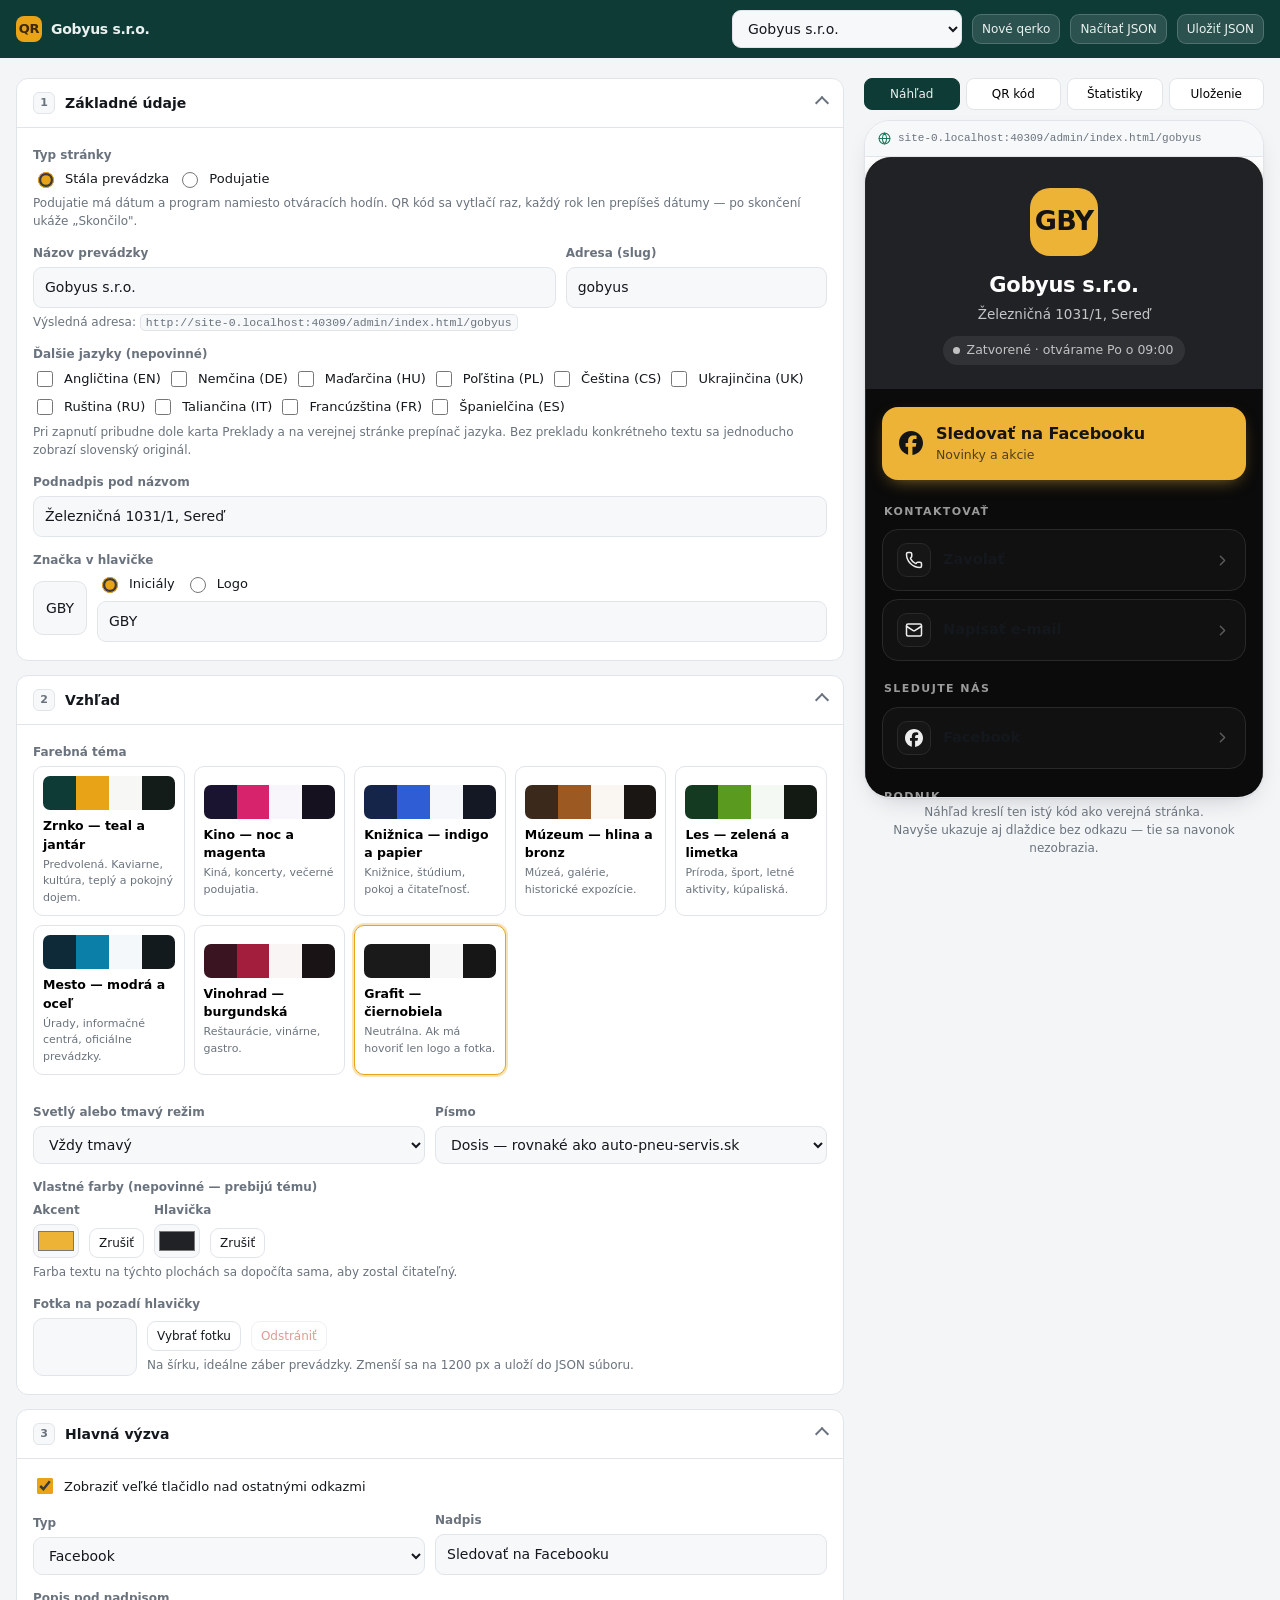
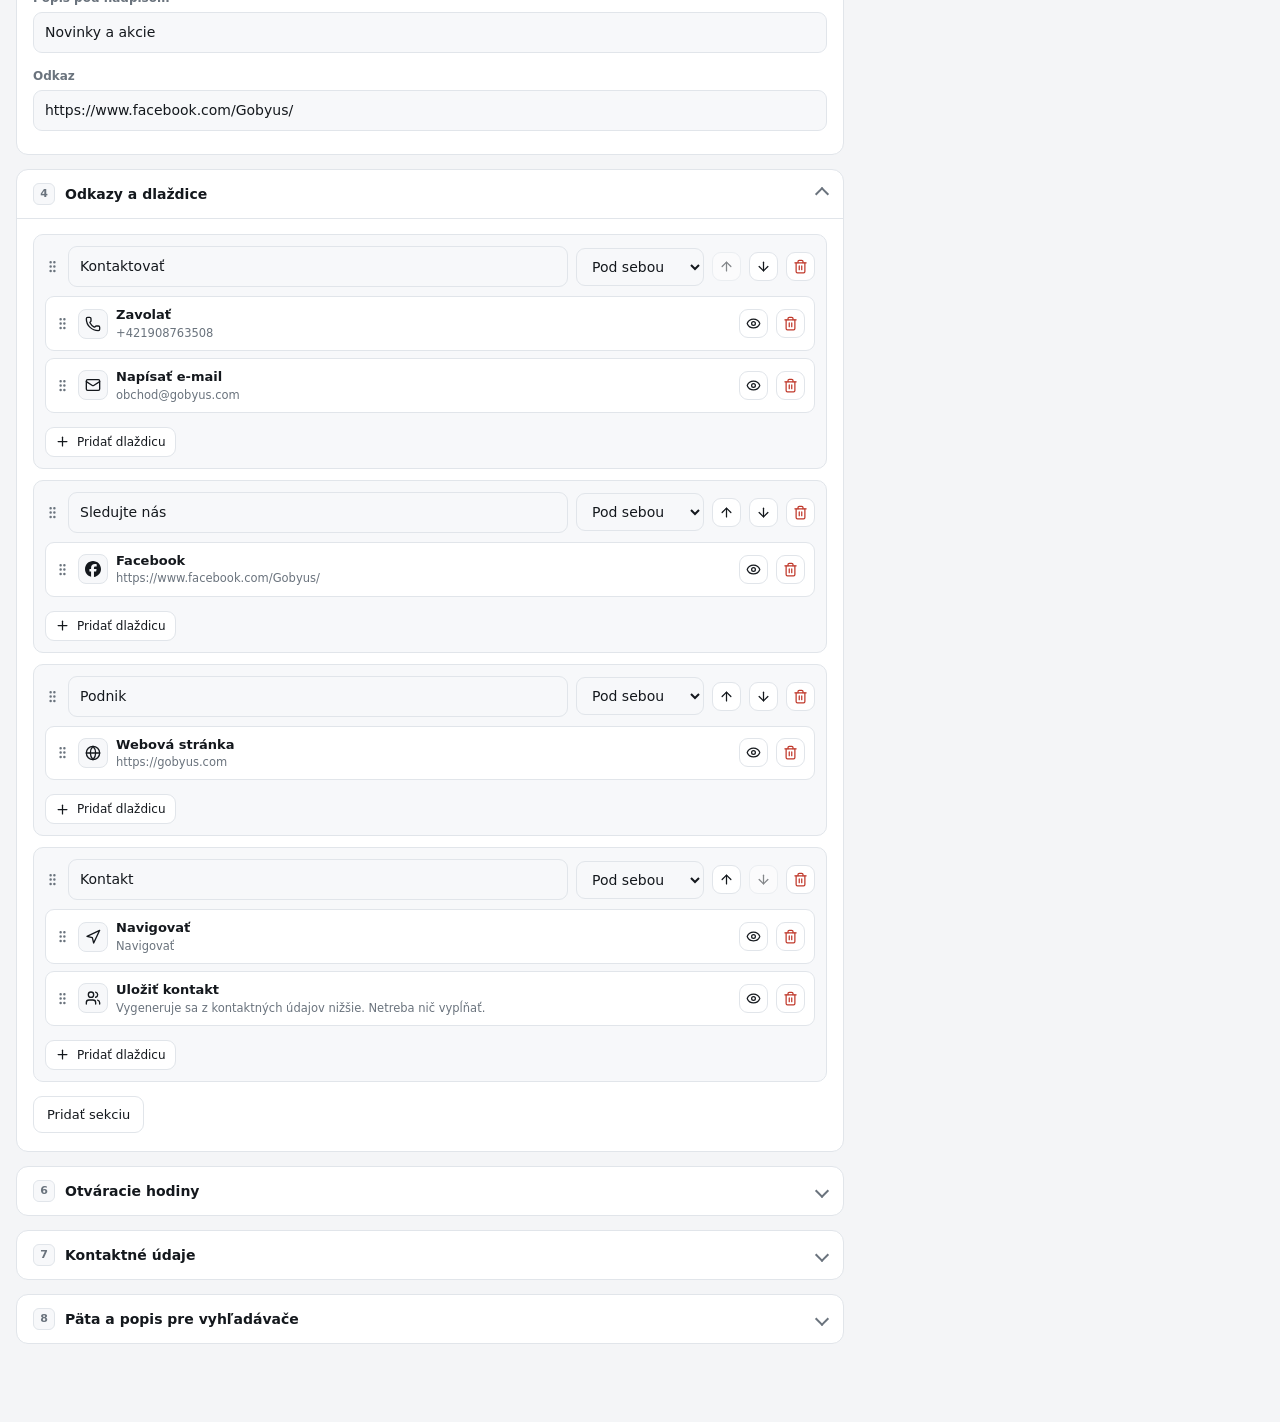
<file: admin/index.html>
<!doctype html>
<html lang="sk" data-admin-theme="">
<head>
<meta charset="utf-8">
<meta name="viewport" content="width=device-width, initial-scale=1">
<title>Administrácia rozcestníkov</title>
<meta name="robots" content="noindex,nofollow">
<meta name="color-scheme" content="light dark">
<!-- style-src potrebuje 'unsafe-inline' kvôli inline style="" atribútom v tejto
     stránke; connect-src https: kvôli kontrole odkazov (ktorákoľvek adresa, ktorú
     správca do prevádzky zadá) a GitHub API adaptéru ukladania. -->
<meta http-equiv="Content-Security-Policy" content="default-src 'self'; script-src 'self'; style-src 'self' 'unsafe-inline' https://fonts.googleapis.com; font-src https://fonts.gstatic.com; img-src 'self' data: blob:; connect-src 'self' https:; manifest-src blob:; object-src 'none'; base-uri 'none'; form-action 'none'">
<link rel="icon" href="../assets/img/favicon.svg?v=20260918e" type="image/svg+xml">
<link rel="preconnect" href="https://fonts.googleapis.com">
<link rel="preconnect" href="https://fonts.gstatic.com" crossorigin>
<link rel="stylesheet" href="https://fonts.googleapis.com/css2?family=Instrument+Sans:wght@400;500;600;700&family=JetBrains+Mono:wght@400;500&display=swap">
<link rel="stylesheet" href="../assets/css/site.css?v=20260918e">
<link rel="stylesheet" href="../assets/css/admin.css?v=20260918e">
</head>
<body>

<header class="topbar">
  <div class="logo"><span class="badge">QR</span> <span id="brandName">Administrácia</span></div>
  <div class="grow"></div>
  <select id="venuePicker" style="max-width:230px" aria-label="Vybrať qerko"></select>
  <button class="btn ghost sm" id="btnNew" type="button">Nové qerko</button>
  <button class="btn ghost sm" id="btnImport" type="button">Načítať JSON</button>
  <button class="btn ghost sm" id="btnExport" type="button">Uložiť JSON</button>
  <input type="file" id="fileImport" accept="application/json,.json" hidden>
</header>

<div class="shell">

  <!-- ================= EDITOR ================= -->
  <main class="main">

    <details class="card" open>
      <summary><span class="n">1</span> Základné údaje</summary>
      <div class="card-body">
        <div class="field">
          <span class="lbl">Typ stránky</span>
          <div class="row" style="gap:8px">
            <label class="check fixed"><input type="radio" name="kind" value="venue" checked> Stála prevádzka</label>
            <label class="check fixed"><input type="radio" name="kind" value="event"> Podujatie</label>
          </div>
          <p class="hint">Podujatie má dátum a program namiesto otváracích hodín. QR kód sa
            vytlačí raz, každý rok len prepíšeš dátumy — po skončení ukáže „Skončilo".</p>
        </div>

        <div class="row">
          <div class="field" style="flex:2">
            <label for="fName" id="fNameLabel">Názov prevádzky</label>
            <input type="text" id="fName" placeholder="Kino Nova">
          </div>
          <div class="field">
            <label for="fSlug">Adresa (slug)</label>
            <input type="text" id="fSlug" placeholder="kinonova" spellcheck="false">
          </div>
        </div>
        <p class="hint">Výsledná adresa: <code id="slugPreview">—</code></p>

        <div class="field">
          <span class="lbl">Ďalšie jazyky (nepovinné)</span>
          <div class="row" id="langToggles" style="flex-wrap:wrap;gap:6px"></div>
          <p class="hint">Pri zapnutí pribudne dole karta Preklady a na verejnej stránke
            prepínač jazyka. Bez prekladu konkrétneho textu sa jednoducho zobrazí
            slovenský originál.</p>
        </div>

        <div class="field">
          <label for="fSubtitle">Podnadpis pod názvom</label>
          <input type="text" id="fSubtitle" placeholder="Námestie republiky 12, Sereď">
        </div>

        <div class="field">
          <span class="lbl">Značka v hlavičke</span>
          <div class="row" style="align-items:center">
            <div class="logo-prev fixed" id="markPreview"></div>
            <div style="flex:1">
              <div class="row">
                <label class="check fixed"><input type="radio" name="markType" value="text" checked> Iniciály</label>
                <label class="check fixed"><input type="radio" name="markType" value="image"> Logo</label>
              </div>
              <div id="markTextWrap" style="margin-top:8px">
                <input type="text" id="fMarkText" maxlength="3" placeholder="KN">
              </div>
              <div id="markImageWrap" style="margin-top:8px;display:none">
                <div class="row">
                  <button class="btn sm fixed" type="button" id="btnLogo">Vybrať obrázok</button>
                  <button class="btn sm danger fixed" type="button" id="btnLogoClear">Odstrániť</button>
                </div>
                <input type="file" id="fileLogo" accept="image/png,image/jpeg,image/svg+xml,image/webp" hidden>
                <p class="hint">PNG, SVG alebo JPG. Obrázok sa zmenší a uloží priamo do JSON súboru,
                  takže netreba riešiť ďalší hosting. Ideál je štvorec s priehľadným pozadím.</p>
              </div>
            </div>
          </div>
        </div>
      </div>
    </details>

    <details class="card" open>
      <summary><span class="n">2</span> Vzhľad</summary>
      <div class="card-body">
        <div class="field">
          <span class="lbl">Farebná téma</span>
          <div class="themes" id="themeGrid"></div>
        </div>

        <div class="row" style="margin-top:14px">
          <div class="field">
            <label for="fMode">Svetlý alebo tmavý režim</label>
            <select id="fMode">
              <option value="auto">Podľa nastavenia telefónu</option>
              <option value="light">Vždy svetlý</option>
              <option value="dark">Vždy tmavý</option>
            </select>
          </div>
          <div class="field">
            <label for="fFont">Písmo</label>
            <select id="fFont"></select>
          </div>
        </div>

        <div class="field">
          <span class="lbl">Vlastné farby (nepovinné — prebijú tému)</span>
          <div class="row">
            <div class="fixed">
              <label class="lbl" for="fAccent">Akcent</label>
              <div class="row">
                <input type="color" id="fAccent" class="fixed">
                <button class="btn sm fixed" type="button" data-clear="accent">Zrušiť</button>
              </div>
            </div>
            <div class="fixed">
              <label class="lbl" for="fDeep">Hlavička</label>
              <div class="row">
                <input type="color" id="fDeep" class="fixed">
                <button class="btn sm fixed" type="button" data-clear="deep">Zrušiť</button>
              </div>
            </div>
          </div>
          <p class="hint">Farba textu na týchto plochách sa dopočíta sama, aby zostal čitateľný.</p>
        </div>

        <div class="field">
          <span class="lbl">Fotka na pozadí hlavičky</span>
          <div class="row" style="align-items:center">
            <div class="logo-prev fixed" id="heroPreview" style="width:104px;height:58px"></div>
            <div style="flex:1">
              <div class="row">
                <button class="btn sm fixed" type="button" id="btnHero">Vybrať fotku</button>
                <button class="btn sm danger fixed" type="button" id="btnHeroClear">Odstrániť</button>
              </div>
              <p class="hint">Na šírku, ideálne záber prevádzky. Zmenší sa na 1200 px
                a uloží do JSON súboru.</p>
            </div>
          </div>
          <input type="file" id="fileHero" accept="image/png,image/jpeg,image/webp" hidden>

          <div class="field" id="heroDimWrap" style="display:none">
            <label for="fHeroDim">Krytie farebnej vrstvy — <span id="heroDimVal">55</span> %</label>
            <input type="range" id="fHeroDim" min="0" max="95" step="5" value="55" style="width:100%">
            <p class="hint">Čím vyššie, tým viac presvitá farba témy a tým je text čitateľnejší.
              Pod 30 % býva nadpis na svetlej fotke ťažko čitateľný.</p>
          </div>
        </div>
      </div>
    </details>

    <details class="card" open>
      <summary><span class="n">3</span> Hlavná výzva</summary>
      <div class="card-body">
        <label class="check" style="margin-top:12px">
          <input type="checkbox" id="fPrimaryOn"> Zobraziť veľké tlačidlo nad ostatnými odkazmi
        </label>
        <div id="primaryFields" style="display:none">
          <div class="row">
            <div class="field">
              <label for="fPrimaryType">Typ</label>
              <select id="fPrimaryType"></select>
            </div>
            <div class="field">
              <label for="fPrimaryTitle">Nadpis</label>
              <input type="text" id="fPrimaryTitle" placeholder="Napísať recenziu">
            </div>
          </div>
          <div class="field">
            <label for="fPrimaryNote">Popis pod nadpisom</label>
            <input type="text" id="fPrimaryNote" placeholder="Google · trvá to 20 sekúnd">
          </div>
          <div class="field">
            <label for="fPrimaryUrl">Odkaz</label>
            <input type="url" id="fPrimaryUrl" placeholder="https://g.page/r/…/review" spellcheck="false">
            <p class="hint" id="primaryHint"></p>
          </div>
        </div>
      </div>
    </details>

    <details class="card" open>
      <summary><span class="n">4</span> Odkazy a dlaždice</summary>
      <div class="card-body">
        <div id="sections"></div>
        <div class="btnrow">
          <button class="btn" type="button" id="btnAddSection">Pridať sekciu</button>
        </div>
      </div>
    </details>

    <details class="card" id="translationsCard" hidden>
      <summary><span class="n">5</span> Preklady</summary>
      <div class="card-body">
        <p class="hint" style="margin-top:12px">Chýbajúci preklad sa jednoducho nezobrazí —
          na verejnej stránke sa v tom jazyku ukáže slovenský originál.</p>
        <div id="translationsBody"></div>
      </div>
    </details>

    <details class="card" id="eventCard" hidden>
      <summary><span class="n">6</span> Podujatie</summary>
      <div class="card-body">
        <div class="row">
          <div class="field">
            <label for="fEventFrom">Od (dátum)</label>
            <input type="date" id="fEventFrom">
          </div>
          <div class="field">
            <label for="fEventTo">Do (dátum)</label>
            <input type="date" id="fEventTo">
          </div>
        </div>
        <div class="row">
          <div class="field">
            <label for="fEventFromTime">Čas od</label>
            <input type="time" id="fEventFromTime">
          </div>
          <div class="field">
            <label for="fEventToTime">Čas do</label>
            <input type="time" id="fEventToTime">
          </div>
        </div>
        <div class="field">
          <label for="fEventPlace">Miesto konania</label>
          <input type="text" id="fEventPlace" placeholder="Námestie slobody, Sereď">
        </div>
        <div class="field">
          <label for="fEventAfter">Text po skončení</label>
          <input type="text" id="fEventAfter" placeholder="Ďakujeme! Ďalší ročník december 2027.">
          <p class="hint">Zobrazí sa v hlavičke, keď je podujatie po dátume.</p>
        </div>

        <div class="field">
          <span class="lbl">Program</span>
          <div id="programList"></div>
          <div class="btnrow"><button class="btn sm" type="button" id="btnAddProgram">Pridať bod programu</button></div>
        </div>
      </div>
    </details>

    <details class="card" id="hoursCard">
      <summary><span class="n">6</span> Otváracie hodiny</summary>
      <div class="card-body">
        <label class="check" style="margin-top:12px">
          <input type="checkbox" id="fHoursOn"> Zobrazovať otváracie hodiny a stav „Otvorené / Zatvorené“
        </label>
        <div id="hoursFields">
          <div class="hgrid" id="hoursGrid"></div>
          <div class="btnrow">
            <button class="btn sm" type="button" id="btnHoursCopy">Skopírovať pondelok na všetky dni</button>
          </div>
          <div class="field">
            <label for="fHoursNote">Poznámka pod hodinami</label>
            <input type="text" id="fHoursNote" placeholder="Cez štátne sviatky zatvorené">
          </div>

          <div class="field">
            <span class="lbl">Sezóny (napr. iné hodiny cez leto)</span>
            <p class="hint">Kontrolujú sa v poradí, prvá zhoda vyhráva. Mimo zadaného obdobia
              platí bežný rozvrh vyššie.</p>
            <div id="seasonsList"></div>
            <div class="btnrow"><button class="btn sm" type="button" id="btnAddSeason">Pridať sezónu</button></div>
          </div>

          <div class="field">
            <span class="lbl">Výnimky (sviatok, jednorazová zmena)</span>
            <p class="hint">Presný dátum má prednosť pred sezónou aj bežným rozvrhom.</p>
            <div id="exceptionsList"></div>
            <div class="btnrow"><button class="btn sm" type="button" id="btnAddException">Pridať výnimku</button></div>
          </div>
        </div>
      </div>
    </details>

    <details class="card">
      <summary><span class="n">7</span> Kontaktné údaje</summary>
      <div class="card-body">
        <p class="hint" style="margin-top:12px">Z týchto polí sa skladá dlaždica „Uložiť kontakt“ (vCard)
          a dopĺňajú sa nimi dlaždice Zavolať, E-mail a Navigovať, ak v nich necháte odkaz prázdny.</p>
        <div class="row">
          <div class="field"><label for="cPhone">Telefón</label><input type="tel" id="cPhone" placeholder="+421 903 000 000"></div>
          <div class="field"><label for="cEmail">E-mail</label><input type="email" id="cEmail" placeholder="info@example.sk"></div>
        </div>
        <div class="row">
          <div class="field"><label for="cWeb">Web</label><input type="url" id="cWeb" placeholder="https://example.sk"></div>
          <div class="field"><label for="cOrg">Organizácia</label><input type="text" id="cOrg" placeholder="Dom kultúry Sereď"></div>
        </div>
        <div class="field"><label for="cAddress">Adresa</label><input type="text" id="cAddress" placeholder="Námestie republiky 12, 926 01 Sereď"></div>
      </div>
    </details>

    <details class="card">
      <summary><span class="n">8</span> Päta a popis pre vyhľadávače</summary>
      <div class="card-body">
        <div class="field"><label for="fFootText">Text v päte</label><input type="text" id="fFootText" placeholder="Prevádzkuje Dom kultúry Sereď"></div>
        <label class="check" style="margin-top:12px"><input type="checkbox" id="fFootBrand"> Zobraziť názov systému v päte</label>
        <div class="field">
          <label for="fSeo">Popis stránky (meta description)</label>
          <textarea id="fSeo" rows="2" placeholder="Kino Nova v Seredi — program, vstupenky a kontakt."></textarea>
        </div>
      </div>
    </details>

  </main>

  <!-- ================= BOČNÝ PANEL ================= -->
  <aside class="side">

    <div class="pv-tabs">
      <button type="button" class="is-on" data-pv="preview">Náhľad</button>
      <button type="button" data-pv="qr">QR kód</button>
      <button type="button" data-pv="stats">Štatistiky</button>
      <button type="button" data-pv="save">Uloženie</button>
    </div>

    <!-- Náhľad -->
    <section data-pane="preview">
      <div class="phone">
        <div class="urlbar" id="pvUrl"></div>
        <div class="preview-scroll">
          <div id="preview" class="venue"></div>
        </div>
      </div>
      <p class="hint" style="text-align:center">Náhľad kreslí ten istý kód ako verejná stránka.<br>Navyše ukazuje aj dlaždice bez odkazu — tie sa navonok nezobrazia.</p>
    </section>

    <!-- QR -->
    <section data-pane="qr" hidden>
      <div class="card" style="margin:0">
        <div class="card-head">QR kód na stiahnutie</div>
        <div class="card-body">
          <div class="field">
            <label for="qBase">Základná adresa</label>
            <input type="url" id="qBase" placeholder="https://qr.gobyus.com" spellcheck="false">
            <p class="hint">Doména, na ktorej stránka pobeží. Uloží sa do tohto prehliadača,
              takže sa nezadáva pri každej prevádzke.</p>
          </div>
          <div class="qrbox" id="qrBox"></div>
          <p class="qr-url" id="qrUrl"></p>

          <div class="row" style="margin-top:12px">
            <div class="fixed">
              <label class="lbl" for="qDark">Farba kódu</label>
              <input type="color" id="qDark" value="#0E3B36">
            </div>
            <div class="fixed">
              <label class="lbl" for="qLight">Pozadie</label>
              <input type="color" id="qLight" value="#FFFFFF">
            </div>
            <div style="flex:1">
              <label class="check" style="margin-bottom:6px"><input type="checkbox" id="qLogo"> Logo v strede</label>
              <label class="check"><input type="checkbox" id="qTransparent"> Priehľadné pozadie (len SVG)</label>
            </div>
          </div>
          <p class="hint" id="qWarn"></p>

          <div class="btnrow">
            <button class="btn accent" type="button" id="btnQrSvg">SVG do tlače</button>
            <button class="btn" type="button" id="btnQrPng">PNG 1024</button>
            <button class="btn" type="button" id="btnQrPng2">PNG 2048</button>
          </div>
          <p class="hint">SVG je vektor — nerozmaže sa ani na plagáte. PNG použite na web a sociálne siete.</p>

          <div class="field">
            <label for="qFormat">Formát tlačového hárku</label>
            <select id="qFormat"></select>
          </div>
          <div class="btnrow">
            <button class="btn" type="button" id="btnQrPrint">Vytlačiť túto prevádzku</button>
            <button class="btn" type="button" id="btnQrPrintAll">Vytlačiť všetky prevádzky</button>
          </div>
          <p class="hint">Hromadná tlač vytvorí jeden dokument so všetkými uloženými prevádzkami,
            po jednej stránke na každú — namiesto sťahovania jednotlivo.</p>
        </div>
      </div>
    </section>

    <!-- Štatistiky -->
    <section data-pane="stats" hidden>
      <div class="card" style="margin:0">
        <div class="card-head">Návštevy a kliky</div>
        <div class="card-body">
          <p class="hint" style="margin-top:12px">Anonymné denné súčty — koľko ľudí stránku
            otvorilo a koľko prekliklo na jednotlivé dlaždice. Žiadne IP adresy ani iné osobné
            údaje. Vyžaduje databázu a heslo alebo prihlásenie.</p>
          <div class="btnrow">
            <button class="btn" type="button" id="btnStatsLoad">Načítať posledných 30 dní</button>
          </div>
          <div id="statsResults"></div>
        </div>
      </div>

      <div class="card">
        <div class="card-head">Poslať report e-mailom</div>
        <div class="card-body">
          <p class="hint" style="margin-top:12px">Jednorazové odoslanie štatistík za zvolené
            obdobie na zadaný e-mail (namiesto/popri automatickom týždennom a mesačnom
            reporte).</p>
          <div class="exception-fields">
            <input type="date" id="reportFrom" title="Od">
            <span>–</span>
            <input type="date" id="reportTo" title="Do">
            <input type="email" id="reportEmail" placeholder="komu@example.sk" style="flex:1;min-width:220px">
          </div>
          <div class="btnrow">
            <button class="btn" type="button" id="btnReportSend">Odoslať report</button>
          </div>
          <div id="reportNote"></div>
        </div>
      </div>
    </section>

    <!-- Uloženie -->
    <section data-pane="save" hidden>
      <div class="card" style="margin:0">
        <div class="card-head">Uloženie zmien</div>
        <div class="card-body">
          <div class="field">
            <label for="sAdapter">Spôsob uloženia</label>
            <select id="sAdapter"></select>
            <p class="hint" id="sHint"></p>
          </div>
          <div class="field" id="secretWrap" style="display:none">
            <label for="sSecret" id="sSecretLabel">Heslo</label>
            <input type="password" id="sSecret" autocomplete="current-password">
            <label class="check" style="margin-top:8px">
              <input type="checkbox" id="sRemember"> Zapamätať v tomto prehliadači
            </label>
          </div>
          <div class="btnrow">
            <button class="btn primary" type="button" id="btnSave">Uložiť prevádzku</button>
            <button class="btn" type="button" id="btnTest">Overiť spojenie</button>
          </div>
          <div id="saveNote"></div>
        </div>
      </div>

      <div class="card" style="margin-top:14px">
        <div class="card-head">Kontrola odkazov</div>
        <div class="card-body">
          <p class="hint" style="margin-top:12px">Overí, či odkazy tejto prevádzky niekam vedú.
            Na PHP hostingu ide o skutočný HTTP dotaz; bez neho (napr. na Verceli)
            len o obmedzenú kontrolu z prehliadača.</p>
          <div class="btnrow">
            <button class="btn" type="button" id="btnCheckLinks">Skontrolovať odkazy</button>
          </div>
          <div id="linkCheckResults"></div>
        </div>
      </div>

      <div class="card" style="margin-top:14px">
        <div class="card-head">Prihlásenie (voliteľné)</div>
        <div class="card-body">
          <p class="hint" style="margin-top:12px">Nepovinné — bez neho funguje ukladanie presne
            ako doteraz cez heslo vyššie. Prihlásenie navyše umožní, aby si každú prevádzku
            spravoval niekto iný so svojím vlastným heslom (potrebná databáza, viď
            <code>api/dbconfig.example.php</code>).</p>
          <div class="row">
            <div class="field">
              <label for="loginSlug">Prevádzka (prázdne = master heslo)</label>
              <input type="text" id="loginSlug" placeholder="kinonova" spellcheck="false">
            </div>
            <div class="field">
              <label for="loginPassword">Heslo</label>
              <input type="password" id="loginPassword" autocomplete="current-password">
            </div>
          </div>
          <label class="check" style="margin-top:8px">
            <input type="checkbox" id="loginRemember" checked> Zapamätať na tomto zariadení (14 dní)
          </label>
          <div class="btnrow">
            <button class="btn primary" type="button" id="btnLogin">Prihlásiť sa</button>
            <button class="btn" type="button" id="btnLogout" style="display:none">Odhlásiť sa</button>
          </div>
          <div id="loginNote"></div>
          <div id="loginStatus" class="pill" style="margin-top:10px;display:none"></div>
        </div>
      </div>

      <div class="card" style="margin-top:14px" id="accountsCard" hidden>
        <div class="card-head">Účty prevádzok</div>
        <div class="card-body">
          <p class="hint" style="margin-top:12px">Len prihlásený master heslom. Prevádzka sa
            prihlási vyššie svojím slugom a týmto heslom — uvidí a smie upravovať len seba.</p>
          <div id="accountsList"></div>
          <div class="row" style="margin-top:10px">
            <div class="field">
              <label for="acctSlug">Slug</label>
              <input type="text" id="acctSlug" placeholder="kinonova" spellcheck="false">
            </div>
            <div class="field">
              <label for="acctPassword">Nové heslo</label>
              <input type="password" id="acctPassword" autocomplete="new-password">
            </div>
          </div>
          <div class="btnrow">
            <button class="btn" type="button" id="btnAcctSet">Nastaviť heslo</button>
          </div>
          <div id="acctNote"></div>
        </div>
      </div>

      <div class="card" style="margin-top:14px">
        <div class="card-head">Nebezpečná zóna</div>
        <div class="card-body">
          <p class="hint" style="margin-top:12px">Zneviditeľnenie skryje toto qerko z verejného
            rozcestníka na koreni domény. Priama adresa aj QR kód fungujú ďalej a kedykoľvek to
            vrátiš späť.</p>
          <div class="btnrow">
            <button class="btn" type="button" id="btnHideToggle">Zneviditeľniť moje qerko</button>
          </div>
          <p class="hint" id="deleteHint" style="margin-top:18px">Odstránenie vymaže qerko zo
            zoznamu úplne. Samotný JSON súbor zostane na disku — zmažte ho ručne, ak ho už
            netreba. Môže to len master.</p>
          <div class="btnrow" id="deleteRow">
            <button class="btn danger" type="button" id="btnDelete">Odstrániť zo zoznamu</button>
          </div>
        </div>
      </div>
    </section>

  </aside>
</div>

<script src="../assets/js/swupdate.js?v=20260918e"></script>
<script src="../assets/js/config.js?v=20260918e"></script>
<script src="../assets/js/admin-paths.js?v=20260918e"></script>
<script src="../assets/js/icons.js?v=20260918e"></script>
<script src="../assets/js/schema.js?v=20260918e"></script>
<script src="../assets/js/render.js?v=20260918e"></script>
<script src="../assets/js/qrcode.js?v=20260918e"></script>
<script src="../assets/js/qr.js?v=20260918e"></script>
<script src="../assets/js/storage.js?v=20260918e"></script>
<script src="../assets/js/admin.js?v=20260918e"></script>
</body>
</html>
</file>
<file: assets/css/site.css>
/* ------------------------------------------------------------------
   site.css — verejný rozcestník. Mobile-first: navrhnuté pre telefón,
   na väčších obrazovkách je to ten istý stĺpec, len vycentrovaný.
   Všetky farby prichádzajú z CSS premenných, ktoré nastavuje render.js
   podľa témy zvolenej v administrácii. Tu nie je ani jedna natvrdo.
   ------------------------------------------------------------------ */

:root {
  /* Núdzové hodnoty, kým sa nenačíta téma — zabránia bielemu bliknutiu. */
  --bg: #EFF1EE; --surface: #FFF; --surface-2: #F7F8F6;
  --ink: #121A17; --muted: #626E69; --line: #DDE2DE;
  --accent: #E8A317; --accent-ink: #3D2A05;
  --deep: #0E3B36; --deep-ink: #EAF2F0; --good: #1F7A5C;
  --display: system-ui, sans-serif;
  --body: system-ui, sans-serif;
  --shadow: 0 1px 2px rgba(14, 20, 18, .06), 0 12px 32px -12px rgba(14, 20, 18, .22);
  --r: 16px;
}

* { box-sizing: border-box; }

html { -webkit-text-size-adjust: 100%; }

body {
  margin: 0;
  min-height: 100dvh;
  background: var(--bg);
  color: var(--ink);
  font-family: var(--body);
  font-size: 15px;
  line-height: 1.5;
  -webkit-font-smoothing: antialiased;
  /* Plocha pod stránkou dostane farbu témy aj pri prepade (iOS bounce). */
  overscroll-behavior-y: none;
}

h1, h2, h3 {
  font-family: var(--display);
  margin: 0;
  letter-spacing: -.015em;
  text-wrap: balance;
}

a { color: inherit; text-decoration: none; }
img { max-width: 100%; display: block; }

/* ---------- Rám stránky --------------------------------------------- */
.page {
  width: 100%;
  max-width: 460px;
  margin: 0 auto;
  padding: 0 0 32px;
}
@media (min-width: 560px) {
  .page { padding: 28px 0 48px; }
}

.venue {
  position: relative;
  background: var(--surface);
  overflow: hidden;
}
@media (min-width: 560px) {
  .venue {
    border: 1px solid var(--line);
    border-radius: 26px;
    box-shadow: var(--shadow);
  }
}

/* ---------- Hlavička ------------------------------------------------- */
.hero {
  background: var(--deep);
  color: var(--deep-ink);
  padding: 30px 20px 24px;
  text-align: center;
}
/* Na telefóne siaha hlavička až pod výrez. */
@media (max-width: 559px) {
  .hero { padding-top: max(30px, env(safe-area-inset-top)); }
}

.mark {
  width: 68px; height: 68px;
  margin: 0 auto 14px;
  border-radius: 20px;
  background: var(--accent);
  color: var(--accent-ink);
  display: grid;
  place-items: center;
  font-family: var(--display);
  font-weight: 700;
  font-size: 27px;
  letter-spacing: -.03em;
  overflow: hidden;
}
.mark.is-img { background: transparent; border-radius: 18px; }
.mark.is-img img { width: 100%; height: 100%; object-fit: contain; }

.hero h2 { font-size: 21px; font-weight: 600; }
.hero .where { margin: 3px 0 0; font-size: 13.5px; opacity: .74; }

.status {
  display: inline-flex;
  align-items: center;
  gap: 7px;
  margin: 12px 0 0;
  padding: 5px 12px 5px 10px;
  border-radius: 999px;
  background: rgba(255, 255, 255, .1);
  font-size: 12.5px;
  font-weight: 500;
}
.status .dot { width: 7px; height: 7px; border-radius: 50%; background: currentColor; }
.status.is-open { color: var(--good); }
.status.is-closed { color: var(--deep-ink); opacity: .72; }
.status.is-during { color: var(--good); }
.status.is-before { color: var(--accent); }
.status.is-after { color: var(--deep-ink); opacity: .72; }

/* ---------- Program podujatia ---------------------------------------- */
.prog-day + .prog-day { margin-top: 14px; }
.prog-date {
  font-size: 12px;
  font-weight: 700;
  color: var(--muted);
  margin: 0 2px 7px;
}
.prog-row {
  display: flex;
  gap: 12px;
  padding: 9px 12px;
  border: 1px solid var(--line);
  border-radius: var(--r);
  background: var(--surface-2);
}
.prog-row + .prog-row { margin-top: 6px; }
.prog-time {
  flex: none;
  font-variant-numeric: tabular-nums;
  font-weight: 600;
  font-size: 13px;
  min-width: 64px;
}
.prog-body { display: flex; flex-direction: column; min-width: 0; }
.prog-title { font-family: var(--display); font-weight: 600; font-size: 14px; overflow-wrap: anywhere; }
.prog-meta { font-size: 12px; color: var(--muted); overflow-wrap: anywhere; }

/* ---------- Hlavná výzva --------------------------------------------- */
.cta {
  display: flex;
  align-items: center;
  gap: 13px;
  margin: 18px 16px 4px;
  padding: 15px 17px;
  border-radius: var(--r);
  background: var(--accent);
  color: var(--accent-ink);
  box-shadow: 0 6px 18px -8px color-mix(in srgb, var(--accent) 70%, transparent);
  transition: transform .12s ease, filter .12s ease;
}
.cta:active { transform: scale(.985); filter: brightness(.96); }
.cta > svg { width: 24px; height: 24px; flex: none; }
.cta-txt { display: flex; flex-direction: column; min-width: 0; }
.cta-title { font-family: var(--display); font-weight: 600; font-size: 16px; }
.cta-note { font-size: 12.5px; opacity: .72; }

/* ---------- Sekcie a dlaždice ---------------------------------------- */
.sec { padding: 20px 16px 0; }

.sec-title {
  font-size: 11px;
  font-family: var(--body);
  font-weight: 600;
  letter-spacing: .13em;
  text-transform: uppercase;
  color: var(--muted);
  margin: 0 2px 9px;
}

.tiles { display: grid; gap: 8px; }
.tiles.is-grid { grid-template-columns: 1fr 1fr; }

.tile {
  display: flex;
  align-items: center;
  gap: 12px;
  padding: 13px 14px;
  border: 1px solid var(--line);
  border-radius: var(--r);
  background: var(--surface-2);
  transition: transform .12s ease, border-color .12s ease;
  /* Pohodlný cieľ pre palec. */
  min-height: 56px;
}
a.tile:active { transform: scale(.985); border-color: var(--accent); }

.tile.is-grid {
  flex-direction: column;
  align-items: flex-start;
  gap: 9px;
  padding: 14px;
}

.tile-ic {
  width: 34px; height: 34px;
  flex: none;
  display: grid;
  place-items: center;
  border-radius: 10px;
  background: var(--surface);
  border: 1px solid var(--line);
  color: var(--ink);
}
.tile-ic svg { width: 18px; height: 18px; }

.tile-body { display: flex; flex-direction: column; min-width: 0; flex: 1; }
.tile-title {
  font-family: var(--display);
  font-weight: 600;
  font-size: 14.5px;
  overflow-wrap: anywhere;
}
.tile-note {
  font-size: 12.5px;
  color: var(--muted);
  overflow-wrap: anywhere;
}

.tile-arrow { flex: none; color: var(--muted); opacity: .55; }
.tile-arrow svg { width: 17px; height: 17px; display: block; }

/* ---------- Fotogaléria priamo na stránke ------------------------------ */
.tile-photos {
  grid-column: 1 / -1;   /* aj v dvojstĺpcovej mriežke sa roztiahne cez celú šírku */
}
.tile-photos.is-empty {
  padding: 22px 14px;
  text-align: center;
  font-size: 13px;
  color: var(--muted);
  border: 1px dashed var(--line);
  border-radius: var(--r);
}
.photo-strip {
  display: flex;
  gap: 8px;
  overflow-x: auto;
  scroll-snap-type: x proximity;
  padding-bottom: 2px;
  -webkit-overflow-scrolling: touch;
}
.photo-strip a {
  flex: none;
  width: 128px;
  height: 96px;
  border-radius: 12px;
  overflow: hidden;
  scroll-snap-align: start;
  border: 1px solid var(--line);
}
.photo-strip img { width: 100%; height: 100%; object-fit: cover; display: block; }

/* ---------- Otváracie hodiny ------------------------------------------ */
.hours {
  border: 1px solid var(--line);
  border-radius: var(--r);
  background: var(--surface-2);
  overflow: hidden;
}
.hrow {
  display: flex;
  justify-content: space-between;
  gap: 12px;
  padding: 9px 14px;
  font-size: 13.5px;
}
.hrow + .hrow { border-top: 1px solid var(--line); }
.hrow.is-today { background: var(--surface); font-weight: 600; }
.hday { color: var(--muted); }
.hrow.is-today .hday { color: var(--ink); }
.htime { font-variant-numeric: tabular-nums; }
.htime.is-closed { color: var(--muted); }

.hours-note {
  margin: 9px 2px 0;
  font-size: 12.5px;
  color: var(--muted);
}
.hours-note.is-active {
  color: var(--accent);
  font-weight: 600;
}

/* ---------- Päta ------------------------------------------------------ */
.foot {
  padding: 26px 20px max(26px, env(safe-area-inset-bottom));
  text-align: center;
  font-size: 12.5px;
  color: var(--muted);
}
.foot p { margin: 0 0 4px; }
.foot-dim { opacity: .72; }

.lang-switch {
  display: inline-flex;
  gap: 4px;
  margin-top: 12px;
  padding: 3px;
  border-radius: 999px;
  background: var(--surface-2);
  border: 1px solid var(--line);
}
.lang-btn {
  border: 0;
  background: transparent;
  color: var(--muted);
  font-size: 11px;
  font-weight: 700;
  letter-spacing: .04em;
  padding: 4px 10px;
  border-radius: 999px;
  cursor: pointer;
}
.lang-btn.is-on { background: var(--accent); color: var(--accent-ink); }

/* ---------- Tlačidlo „Pridať na plochu ako appku" -------------------- */
.pwa-cta {
  display: flex;
  align-items: center;
  gap: 6px;
  justify-content: center;
  padding: 8px 16px calc(20px + env(safe-area-inset-bottom));
}
.pwa-cta-btn {
  display: inline-flex;
  align-items: center;
  gap: 8px;
  padding: 10px 16px;
  border-radius: 999px;
  border: 1px solid var(--line);
  background: var(--surface);
  color: var(--ink);
  font: inherit;
  font-size: 13px;
  font-weight: 600;
  cursor: pointer;
  box-shadow: var(--shadow);
}
.pwa-cta-btn svg { width: 16px; height: 16px; }
.pwa-cta-btn:active { transform: translateY(1px); }
.pwa-cta-x {
  display: inline-flex;
  padding: 6px;
  border: 0;
  background: transparent;
  color: var(--muted);
  cursor: pointer;
  border-radius: 999px;
}
.pwa-cta-x svg { width: 14px; height: 14px; }

.pwa-sheet {
  position: fixed;
  inset: 0;
  z-index: 50;
  display: flex;
  align-items: flex-end;
  justify-content: center;
  background: rgba(0, 0, 0, .45);
  padding: 16px;
}
.pwa-sheet-card {
  position: relative;
  width: 100%;
  max-width: 420px;
  background: var(--surface);
  color: var(--ink);
  border: 1px solid var(--line);
  border-radius: 18px;
  padding: 22px 20px 24px;
  box-shadow: 0 -8px 40px rgba(0, 0, 0, .25);
  margin-bottom: max(8px, env(safe-area-inset-bottom));
}
.pwa-sheet-card h3 { margin: 0 0 12px; font-size: 16px; }
.pwa-sheet-card ol { margin: 0; padding-left: 20px; font-size: 14px; line-height: 1.7; }
.pwa-sheet-ic {
  display: inline-flex;
  vertical-align: -4px;
  color: var(--accent);
}
.pwa-sheet-ic svg { width: 16px; height: 16px; }
.pwa-sheet-note { margin: 14px 0 0; font-size: 12.5px; color: var(--muted); }
.pwa-sheet-x {
  position: absolute;
  top: 10px;
  right: 10px;
  display: inline-flex;
  padding: 8px;
  border: 0;
  background: transparent;
  color: var(--muted);
  cursor: pointer;
}
.pwa-sheet-x svg { width: 16px; height: 16px; }

/* ---------- Rozcestník prevádzok (koreň domény) ----------------------- */
.dir { padding: 22px 16px 8px; }
.dir h1 { font-size: 22px; font-weight: 700; margin-bottom: 4px; }
.dir .dek { color: var(--muted); font-size: 14px; margin: 0 0 18px; }

/* ---------- Chybový stav ---------------------------------------------- */
.oops { padding: 56px 24px; text-align: center; }
.oops h1 { font-size: 20px; margin-bottom: 8px; }
.oops p { color: var(--muted); margin: 0 0 18px; }
.oops code {
  font-family: ui-monospace, monospace;
  font-size: 12.5px;
  background: var(--surface-2);
  border: 1px solid var(--line);
  border-radius: 7px;
  padding: 2px 6px;
}

/* ---------- Bublina --------------------------------------------------- */
.toast {
  position: fixed;
  left: 50%;
  bottom: calc(24px + env(safe-area-inset-bottom));
  transform: translateX(-50%);
  background: var(--ink);
  color: var(--bg);
  padding: 9px 16px;
  border-radius: 999px;
  font-size: 13px;
  z-index: 50;
  transition: opacity .35s ease;
}
.toast.is-out { opacity: 0; }

/* ---------- Tlač: QR kód nech sa dá vytlačiť z prehliadača ------------- */
@media print {
  body { background: #fff; }
  .venue { border: 0; box-shadow: none; }
}

@media (prefers-reduced-motion: reduce) {
  * { transition: none !important; animation: none !important; }
}

/* Na telefóne karta vyplní celú výšku, aby pod krátkou stránkou
   nezostával pruh inej farby. */
@media (max-width: 559px) {
  .venue { min-height: 100dvh; }
}

/* ---------- Fotka na pozadí hlavičky -----------------------------------
   Nad fotkou leží farba témy s nastaviteľným krytím, inak by text na
   svetlej fotke zmizol. Obsah hlavičky ide nad túto vrstvu.
   ----------------------------------------------------------------------*/
.hero { position: relative; }

.hero.has-photo {
  background-size: cover;
  background-position: center;
  background-repeat: no-repeat;
}
.hero.has-photo::before {
  content: "";
  position: absolute;
  inset: 0;
  background: var(--deep);
  opacity: calc(var(--hero-dim, 55) / 100);
}
.hero.has-photo > * {
  position: relative;
  z-index: 1;
}
/* Jemný tieň drží nadpis čitateľný aj nad svetlým miestom fotky. */
.hero.has-photo h2,
.hero.has-photo .where {
  text-shadow: 0 1px 12px rgba(0, 0, 0, .45);
}

/* ---------- Tlačidlo recenzie ------------------------------------------
   Päť hviezdičiek nad textom, tak ako v pôvodnom návrhu. Sú pozvánkou
   na napísanie recenzie, nie zobrazením dosiahnutého hodnotenia —
   preto majú aria-hidden a text nesie celý význam.
   ----------------------------------------------------------------------*/
.cta.is-review {
  flex-direction: column;
  align-items: center;
  text-align: center;
  gap: 8px;
  padding: 17px;
}
.cta.is-review .cta-txt { align-items: center; }

.cta-stars { display: flex; gap: 4px; }
.cta-stars svg { width: 19px; height: 19px; display: block; }
</file>
<file: assets/css/admin.css>
/* ------------------------------------------------------------------
   admin.css — rozhranie administrácie.
   Vlastná neutrálna paleta, aby sa nemiešala s témou prevádzky:
   téma sa uplatňuje iba vnútri náhľadu.
   ------------------------------------------------------------------ */

:root {
  --a-bg: #F4F5F7;
  --a-panel: #FFFFFF;
  --a-sunk: #F7F8FA;
  --a-ink: #14181D;
  --a-muted: #6A737D;
  --a-line: #E1E5EA;
  --a-brand: #0E3B36;
  --a-brand-ink: #EAF2F0;
  --a-accent: #E8A317;
  --a-danger: #C0392B;
  --a-good: #1F7A5C;
  --a-r: 12px;
  --a-shadow: 0 1px 2px rgba(16, 24, 32, .05), 0 10px 28px -14px rgba(16, 24, 32, .28);
  --a-font: "Instrument Sans", system-ui, -apple-system, Segoe UI, sans-serif;
  --a-mono: "JetBrains Mono", ui-monospace, SFMono-Regular, Menlo, monospace;
}

@media (prefers-color-scheme: dark) {
  :root:not([data-admin-theme="light"]) {
    --a-bg: #0E1114;
    --a-panel: #171B20;
    --a-sunk: #12161A;
    --a-ink: #E7EBEF;
    --a-muted: #93A0AC;
    --a-line: #262D35;
    --a-brand: #0E3B36;
    --a-brand-ink: #EAF2F0;
    --a-shadow: 0 1px 2px rgba(0, 0, 0, .5), 0 12px 30px -16px rgba(0, 0, 0, .8);
  }
}

* { box-sizing: border-box; }

body {
  margin: 0;
  background: var(--a-bg);
  color: var(--a-ink);
  font-family: var(--a-font);
  font-size: 14px;
  line-height: 1.5;
  -webkit-font-smoothing: antialiased;
}

h1, h2, h3, h4 { margin: 0; letter-spacing: -.015em; }
a { color: inherit; }
button { font: inherit; }

/* ---------- Horná lišta --------------------------------------------- */
.topbar {
  position: sticky;
  top: 0;
  z-index: 30;
  display: flex;
  align-items: center;
  gap: 10px;
  flex-wrap: wrap;
  padding: 10px 16px;
  background: var(--a-brand);
  color: var(--a-brand-ink);
}
.topbar .logo {
  display: flex; align-items: center; gap: 9px;
  font-weight: 700; letter-spacing: -.02em;
}
.topbar .logo span.badge {
  width: 26px; height: 26px; border-radius: 8px;
  background: var(--a-accent); color: #3D2A05;
  display: grid; place-items: center; font-size: 13px; font-weight: 700;
}
.topbar .grow { flex: 1; }
.topbar select, .topbar button { color: var(--a-ink); }
.topbar .ghost {
  background: rgba(255, 255, 255, .12);
  color: var(--a-brand-ink);
  border: 1px solid rgba(255, 255, 255, .18);
}
.topbar .ghost:hover { background: rgba(255, 255, 255, .2); }

/* ---------- Mriežka ------------------------------------------------- */
.shell {
  display: grid;
  grid-template-columns: minmax(0, 1fr) 400px;
  gap: 20px;
  align-items: start;
  max-width: 1440px;
  margin: 0 auto;
  padding: 20px 16px 64px;
}
@media (max-width: 1080px) {
  .shell { grid-template-columns: 1fr; }
  .side { order: -1; }
}

/* ---------- Karty ---------------------------------------------------- */
.card {
  background: var(--a-panel);
  border: 1px solid var(--a-line);
  border-radius: var(--a-r);
  margin-bottom: 14px;
  overflow: hidden;
}
.card > summary,
.card-head {
  display: flex;
  align-items: center;
  gap: 10px;
  padding: 13px 16px;
  cursor: pointer;
  user-select: none;
  font-weight: 600;
  list-style: none;
}
.card > summary::-webkit-details-marker { display: none; }
.card > summary::after {
  content: "";
  margin-left: auto;
  width: 8px; height: 8px;
  border-right: 2px solid var(--a-muted);
  border-bottom: 2px solid var(--a-muted);
  transform: rotate(45deg);
  transition: transform .15s ease;
}
.card[open] > summary::after { transform: rotate(-135deg); }
.card > summary .n {
  width: 22px; height: 22px; flex: none;
  border-radius: 6px;
  background: var(--a-sunk);
  border: 1px solid var(--a-line);
  display: grid; place-items: center;
  font-size: 11px; color: var(--a-muted);
}
.card-body { padding: 4px 16px 18px; border-top: 1px solid var(--a-line); }

/* ---------- Formulárové prvky ---------------------------------------- */
.field { margin-top: 14px; }
.field > label,
.lbl {
  display: block;
  font-size: 12px;
  font-weight: 600;
  color: var(--a-muted);
  margin-bottom: 5px;
}
.hint {
  font-size: 12px;
  color: var(--a-muted);
  margin: 5px 0 0;
}
.hint code {
  font-family: var(--a-mono);
  font-size: 11.5px;
  background: var(--a-sunk);
  border: 1px solid var(--a-line);
  border-radius: 5px;
  padding: 1px 5px;
}

input[type=text], input[type=url], input[type=tel], input[type=email],
input[type=password], input[type=time], select, textarea {
  width: 100%;
  padding: 9px 11px;
  border: 1px solid var(--a-line);
  border-radius: 9px;
  background: var(--a-sunk);
  color: var(--a-ink);
  font: inherit;
}
input:focus, select:focus, textarea:focus {
  outline: 2px solid var(--a-accent);
  outline-offset: -1px;
  background: var(--a-panel);
}
textarea { resize: vertical; min-height: 64px; }
input[type=color] {
  width: 46px; height: 34px; padding: 2px;
  border: 1px solid var(--a-line);
  border-radius: 8px;
  background: var(--a-sunk);
}

.row { display: flex; gap: 10px; align-items: flex-end; flex-wrap: wrap; }
.row > * { flex: 1; min-width: 0; }
.row > .fixed { flex: none; }

.check {
  display: flex;
  align-items: center;
  gap: 8px;
  font-size: 13px;
  cursor: pointer;
}
.check input { width: 16px; height: 16px; accent-color: var(--a-accent); }

/* ---------- Tlačidlá -------------------------------------------------- */
.btn {
  display: inline-flex;
  align-items: center;
  gap: 7px;
  padding: 8px 13px;
  border: 1px solid var(--a-line);
  border-radius: 9px;
  background: var(--a-panel);
  color: var(--a-ink);
  cursor: pointer;
  font-size: 13px;
  font-weight: 500;
  transition: background .12s ease, border-color .12s ease;
}
.btn:hover { background: var(--a-sunk); border-color: var(--a-muted); }
.btn svg { width: 15px; height: 15px; }
.btn.primary {
  background: var(--a-brand);
  border-color: var(--a-brand);
  color: var(--a-brand-ink);
}
.btn.primary:hover { filter: brightness(1.15); }
.btn.accent {
  background: var(--a-accent);
  border-color: var(--a-accent);
  color: #3D2A05;
}
.btn.danger { color: var(--a-danger); }
.btn.danger:hover { background: color-mix(in srgb, var(--a-danger) 10%, transparent); }
.btn.sm { padding: 5px 9px; font-size: 12px; }
.btn.icon { padding: 6px; }
.btn:disabled { opacity: .5; cursor: not-allowed; }

.btnrow { display: flex; gap: 8px; flex-wrap: wrap; margin-top: 14px; }

/* ---------- Výber témy ------------------------------------------------ */
.themes {
  display: grid;
  grid-template-columns: repeat(auto-fill, minmax(148px, 1fr));
  gap: 9px;
}
.theme-opt {
  border: 1px solid var(--a-line);
  border-radius: 10px;
  padding: 9px;
  cursor: pointer;
  background: var(--a-panel);
  text-align: left;
  transition: border-color .12s ease, transform .12s ease;
}
.theme-opt:hover { transform: translateY(-1px); }
.theme-opt.is-on { border-color: var(--a-accent); box-shadow: 0 0 0 2px color-mix(in srgb, var(--a-accent) 30%, transparent); }
.theme-swatch {
  height: 34px;
  border-radius: 7px;
  display: flex;
  overflow: hidden;
  margin-bottom: 7px;
}
.theme-swatch i { flex: 1; display: block; }
.theme-opt b { display: block; font-size: 12.5px; font-weight: 600; }
.theme-opt em { display: block; font-size: 11px; color: var(--a-muted); font-style: normal; margin-top: 2px; }

/* ---------- Sekcie a dlaždice ----------------------------------------- */
.sec-card {
  border: 1px solid var(--a-line);
  border-radius: 10px;
  background: var(--a-sunk);
  padding: 11px;
  margin-top: 11px;
}
.sec-card > .sec-top {
  display: flex;
  gap: 8px;
  align-items: center;
  margin-bottom: 9px;
}
.sec-card > .sec-top input { flex: 1; }
.sec-card.is-drag { opacity: .5; }
.sec-card.is-over { border-color: var(--a-accent); box-shadow: 0 0 0 2px color-mix(in srgb, var(--a-accent) 25%, transparent); }
.sec-handle { cursor: grab; color: var(--a-muted); display: grid; place-items: center; flex: none; }
.sec-handle svg { width: 15px; height: 15px; }

.tile-row {
  display: flex;
  align-items: center;
  gap: 8px;
  padding: 8px 9px;
  background: var(--a-panel);
  border: 1px solid var(--a-line);
  border-radius: 9px;
  margin-bottom: 7px;
}
.tile-row.is-drag { opacity: .4; }
.tile-row.is-over { border-color: var(--a-accent); }
.tile-row .handle {
  cursor: grab;
  color: var(--a-muted);
  display: grid;
  place-items: center;
  flex: none;
}
.tile-row .handle svg { width: 15px; height: 15px; }
.tile-row .ic {
  width: 30px; height: 30px; flex: none;
  border-radius: 8px;
  background: var(--a-sunk);
  border: 1px solid var(--a-line);
  display: grid; place-items: center;
}
.tile-row .ic svg { width: 16px; height: 16px; }
.tile-row .meta { flex: 1; min-width: 0; }
.tile-row .meta b { display: block; font-size: 13px; font-weight: 600; }
.tile-row .meta span {
  display: block;
  font-size: 11.5px;
  color: var(--a-muted);
  white-space: nowrap;
  overflow: hidden;
  text-overflow: ellipsis;
}
.tile-row.is-hidden { opacity: .5; }

.tile-edit {
  padding: 11px;
  margin: -2px 0 8px;
  border: 1px solid var(--a-line);
  border-top: 0;
  border-radius: 0 0 9px 9px;
  background: var(--a-panel);
}

/* ---------- Katalóg dlaždíc (výber typu) ------------------------------- */
.picker { margin-top: 10px; }
.picker-group {
  font-size: 11px;
  font-weight: 600;
  letter-spacing: .1em;
  text-transform: uppercase;
  color: var(--a-muted);
  margin: 11px 0 6px;
}
.picker-grid {
  display: grid;
  grid-template-columns: repeat(auto-fill, minmax(132px, 1fr));
  gap: 6px;
}
.picker-grid button {
  display: flex;
  align-items: center;
  gap: 7px;
  padding: 7px 9px;
  border: 1px solid var(--a-line);
  border-radius: 8px;
  background: var(--a-panel);
  cursor: pointer;
  font-size: 12.5px;
  text-align: left;
}
.picker-grid button:hover { border-color: var(--a-accent); background: var(--a-sunk); }
.picker-grid svg { width: 15px; height: 15px; flex: none; }

/* ---------- Otváracie hodiny ------------------------------------------ */
.hgrid { display: grid; gap: 7px; margin-top: 10px; }
.hline {
  display: flex;
  align-items: flex-start;
  gap: 12px;
  flex-wrap: wrap;
  padding: 9px;
  border: 1px solid var(--a-line);
  border-radius: 9px;
  background: var(--a-sunk);
}
.hline-head { display: flex; align-items: center; gap: 8px; flex: none; width: 150px; }
.hline-head > .day { font-size: 13px; font-weight: 600; }
.hranges { display: flex; flex-direction: column; gap: 6px; flex: 1; min-width: 180px; }
.hrange { display: flex; align-items: center; gap: 6px; }
.hline input[type=time] { width: 104px; flex: none; }
.hline .sep, .season-range .sep { color: var(--a-muted); }

.season-range {
  display: flex;
  align-items: center;
  gap: 8px;
  margin: 9px 0;
  font-size: 12.5px;
}
.season-range .lbl { margin: 0; }
.monthday { display: flex; align-items: center; gap: 5px; }
.monthday select { width: auto; padding: 6px 8px; }

.exception-fields {
  display: flex;
  align-items: center;
  gap: 8px;
  flex-wrap: wrap;
}
.exception-fields input[type=date] { width: 152px; }
.exception-fields input[type=time] { width: 96px; }
.exception-fields input[type=text] { min-width: 160px; }

/* ---------- Bočný panel ------------------------------------------------ */
.side { position: sticky; top: 68px; }

.phone {
  border: 1px solid var(--a-line);
  border-radius: 26px;
  overflow: hidden;
  background: var(--a-panel);
  box-shadow: var(--a-shadow);
}
.urlbar {
  display: flex;
  align-items: center;
  gap: 7px;
  padding: 9px 13px;
  background: var(--a-sunk);
  border-bottom: 1px solid var(--a-line);
  font-family: var(--a-mono);
  font-size: 11px;
  color: var(--a-muted);
}
.urlbar b { color: var(--a-ink); font-weight: 600; }
.urlbar svg { width: 13px; height: 13px; color: var(--a-good); flex: none; }
.preview-scroll { max-height: 640px; overflow-y: auto; }
/* Náhľad je izolovaný — téma prevádzky nesmie prefarbiť administráciu. */
#preview { background: var(--bg, #fff); }

.pv-tabs { display: flex; gap: 6px; margin-bottom: 10px; }
.pv-tabs button {
  flex: 1;
  padding: 6px;
  border: 1px solid var(--a-line);
  border-radius: 8px;
  background: var(--a-panel);
  cursor: pointer;
  font-size: 12px;
}
.pv-tabs button.is-on {
  background: var(--a-brand);
  border-color: var(--a-brand);
  color: var(--a-brand-ink);
}

/* ---------- QR panel ---------------------------------------------------- */
.qrbox {
  display: grid;
  place-items: center;
  padding: 16px;
  background: var(--a-sunk);
  border: 1px solid var(--a-line);
  border-radius: 10px;
  margin-top: 10px;
}
.qrbox svg { width: 200px; height: 200px; }
.qr-url {
  font-family: var(--a-mono);
  font-size: 11.5px;
  color: var(--a-muted);
  word-break: break-all;
  margin-top: 9px;
  text-align: center;
}

/* ---------- Stav a hlásenia --------------------------------------------- */
.note {
  margin-top: 12px;
  padding: 10px 12px;
  border-radius: 9px;
  border: 1px solid var(--a-line);
  background: var(--a-sunk);
  font-size: 12.5px;
}
.note.ok { border-color: var(--a-good); color: var(--a-good); background: color-mix(in srgb, var(--a-good) 8%, transparent); }
.note.err { border-color: var(--a-danger); color: var(--a-danger); background: color-mix(in srgb, var(--a-danger) 8%, transparent); }
.note.busy { opacity: .7; }

.pill {
  display: inline-block;
  padding: 2px 8px;
  border-radius: 999px;
  background: var(--a-sunk);
  border: 1px solid var(--a-line);
  font-size: 11px;
  color: var(--a-muted);
}

.empty {
  padding: 18px;
  text-align: center;
  color: var(--a-muted);
  font-size: 13px;
  border: 1px dashed var(--a-line);
  border-radius: 10px;
  margin-top: 11px;
}

/* Logo náhľad */
.logo-prev {
  width: 54px; height: 54px;
  border: 1px solid var(--a-line);
  border-radius: 10px;
  background: var(--a-sunk);
  display: grid; place-items: center;
  overflow: hidden;
  flex: none;
}
.logo-prev img { max-width: 100%; max-height: 100%; object-fit: contain; }

@media (prefers-reduced-motion: reduce) {
  * { transition: none !important; }
}

/* ---------- Nedokončené dlaždice v náhľade -----------------------------
   Na verejnej stránke sa dlaždica bez odkazu nezobrazí vôbec. Tu sa
   ukáže prečiarknuto, aby bolo vidieť, čo ešte treba doplniť.
   ----------------------------------------------------------------------*/
#preview .is-empty {
  border-style: dashed;
  opacity: .6;
  box-shadow: none;
  position: relative;
}
#preview .cta.is-empty {
  background: transparent;
  color: var(--muted);
  border: 1px dashed var(--line);
}
#preview .is-empty::after {
  content: "chýba odkaz";
  position: absolute;
  top: 6px;
  right: 10px;
  font-size: 9.5px;
  letter-spacing: .06em;
  text-transform: uppercase;
  color: var(--muted);
}

input[type=range] {
  accent-color: var(--a-accent);
  width: 100%;
}

/* ---------- Kontrola odkazov -------------------------------------------- */
.link-row {
  display: flex;
  align-items: center;
  gap: 8px;
  padding: 7px 9px;
  border: 1px solid var(--a-line);
  border-radius: 8px;
  background: var(--a-panel);
  margin-top: 6px;
  font-size: 12.5px;
}
.link-icon { flex: none; display: grid; place-items: center; }
.link-icon svg { width: 15px; height: 15px; }
.link-icon.is-ok { color: var(--a-good); }
.link-icon.is-bad { color: var(--a-danger); }
.link-icon.is-unknown { color: var(--a-muted); }
.link-url { overflow-wrap: anywhere; }
</file>
